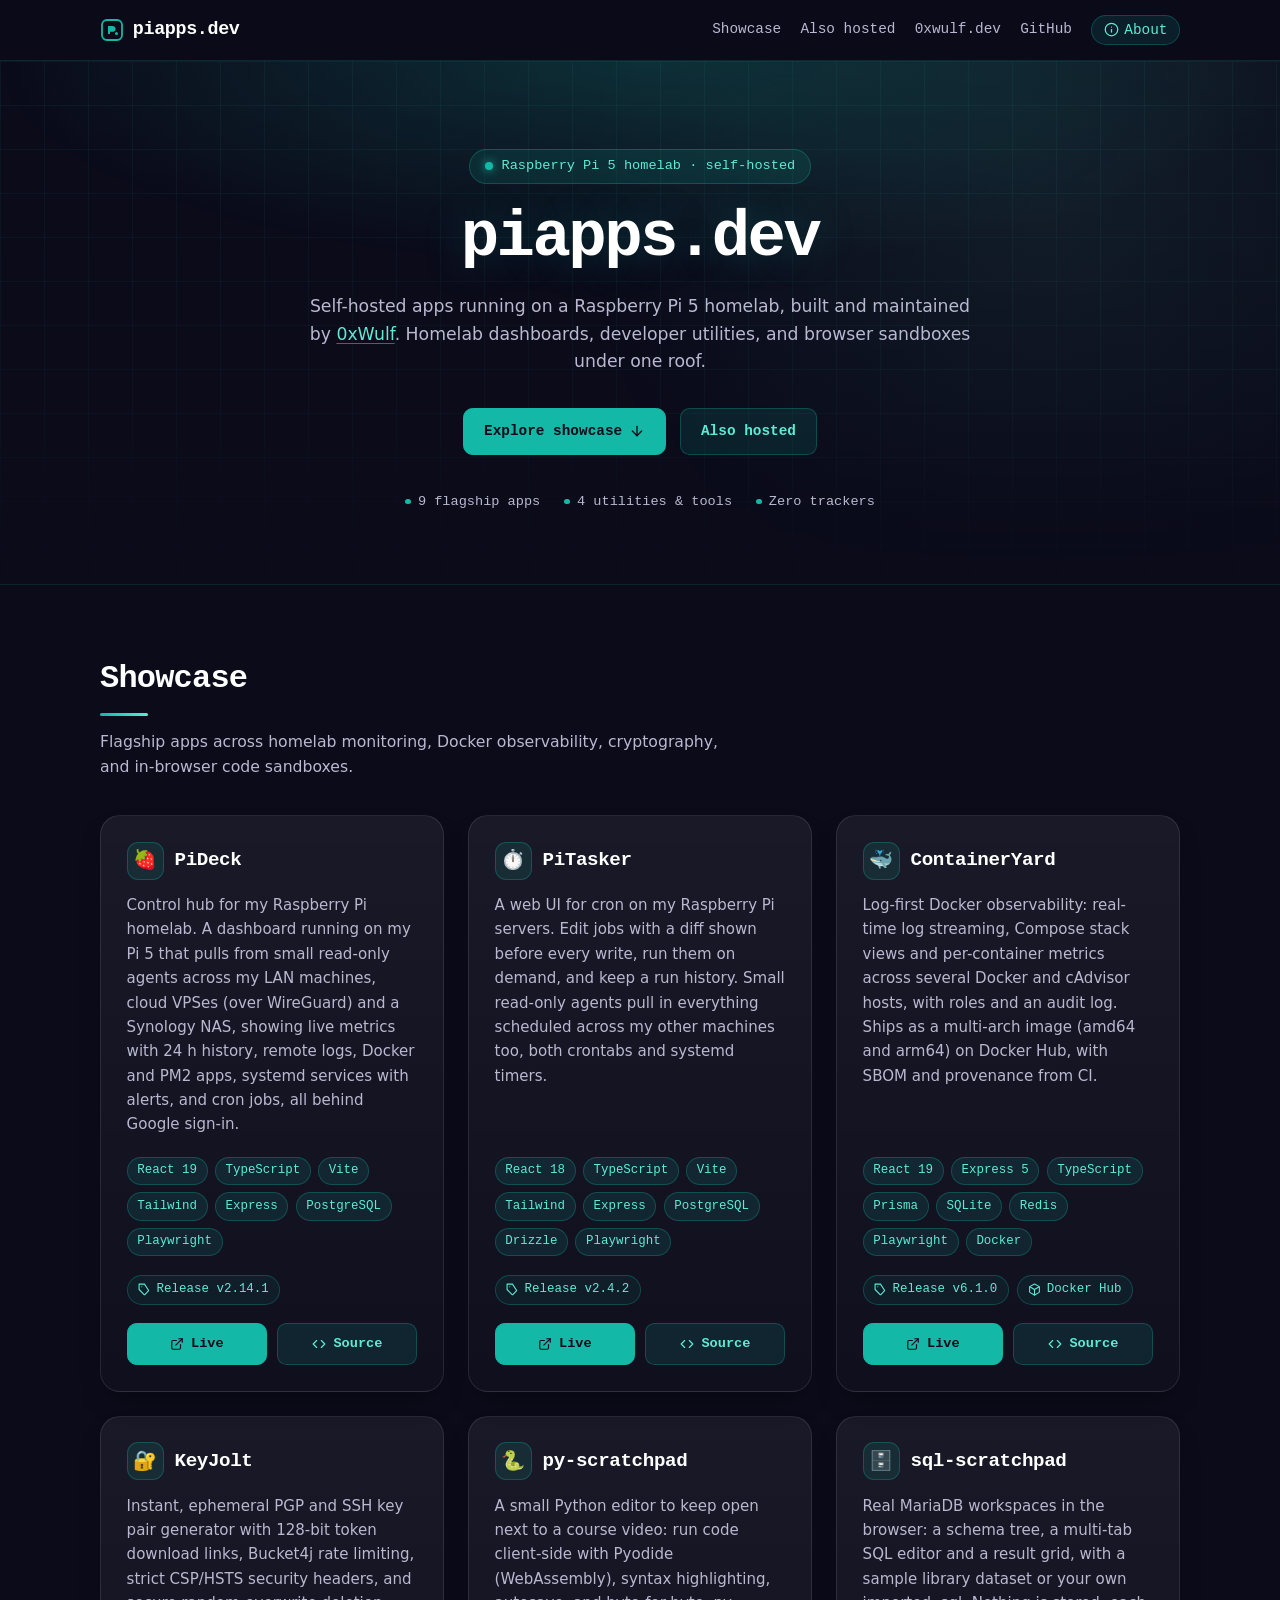
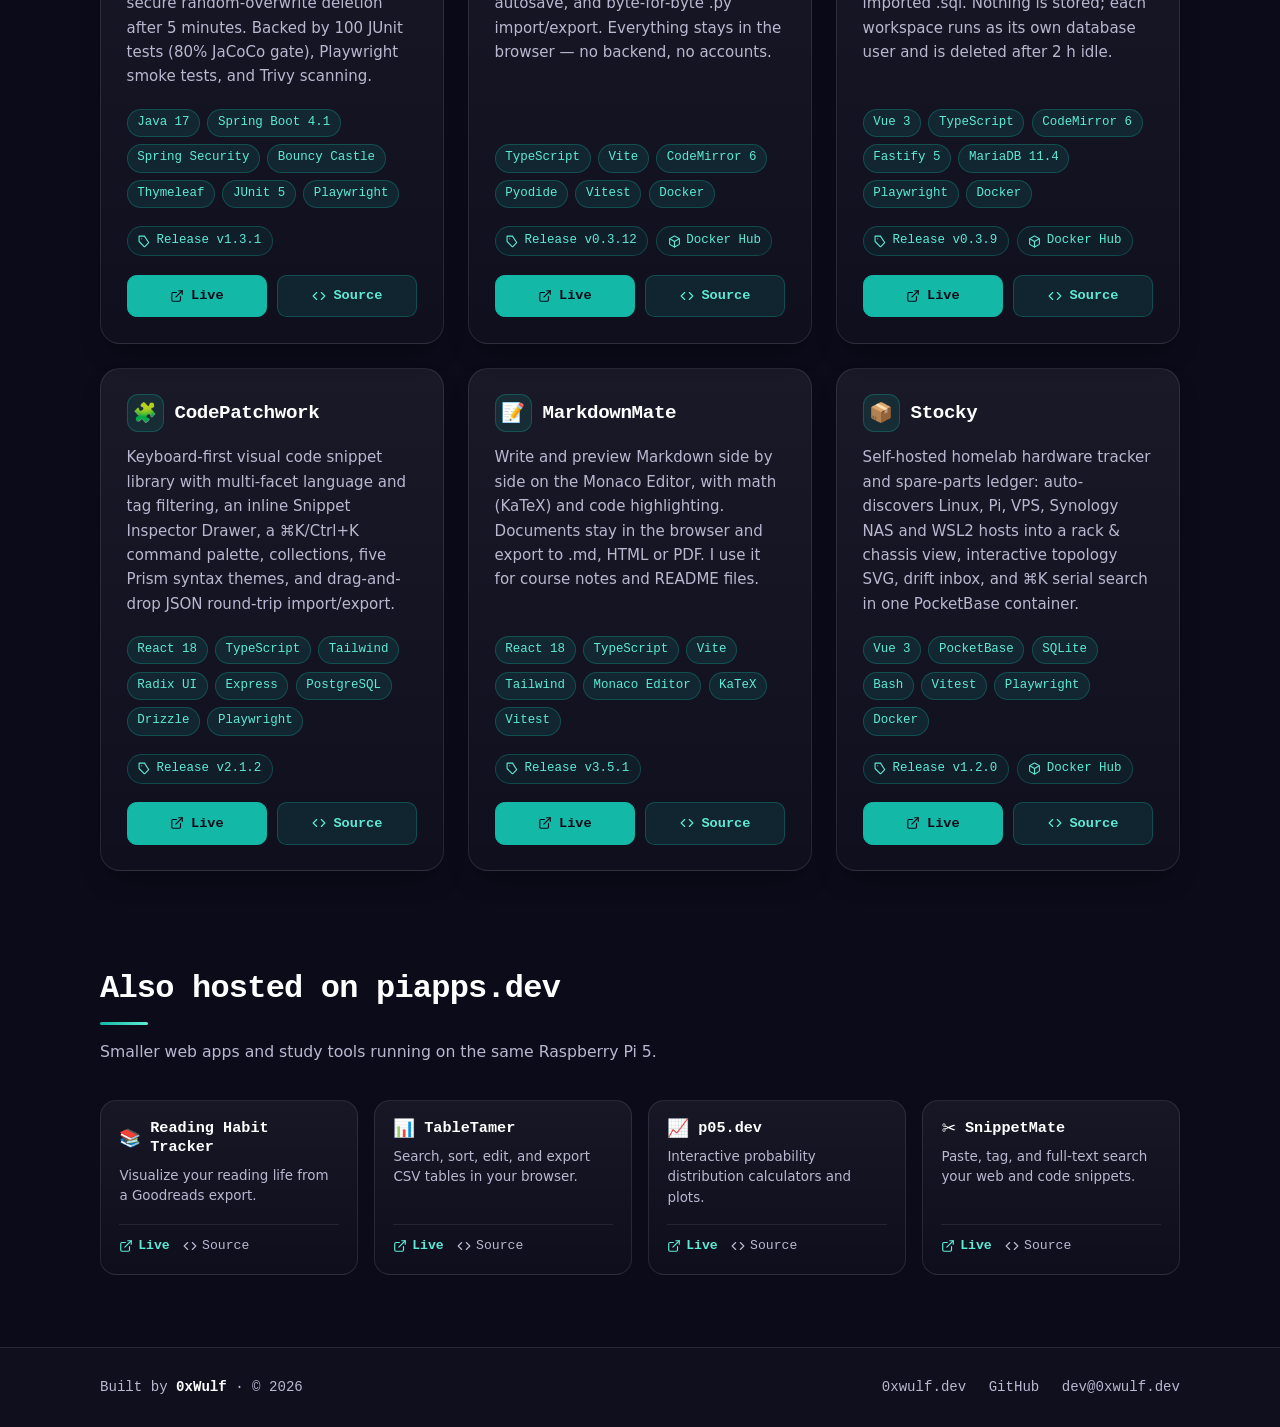
<file: index.html>
<!DOCTYPE html>
<html lang="en">
<head>
  <meta charset="UTF-8">
  <meta name="viewport" content="width=device-width, initial-scale=1.0">
  <title>piapps.dev — self-hosted apps by 0xWulf</title>
  <meta name="description" content="Self-hosted web apps running on a Raspberry Pi 5 homelab by 0xWulf: PiDeck, PiTasker, ContainerYard, KeyJolt, developer sandboxes, and utilities.">
  <link rel="canonical" href="https://piapps.dev/">
  <meta property="og:title" content="piapps.dev — self-hosted apps by 0xWulf">
  <meta property="og:description" content="Self-hosted web apps running on a Raspberry Pi 5 homelab by 0xWulf: homelab dashboards, developer tools, and interactive sandboxes.">
  <meta property="og:url" content="https://piapps.dev/">
  <meta property="og:type" content="website">
  <meta name="theme-color" content="#0B0B1A">
  <link rel="icon" type="image/svg+xml" href="data:image/svg+xml,%3Csvg xmlns='http://www.w3.org/2000/svg' viewBox='0 0 64 64'%3E%3Crect width='64' height='64' rx='14' fill='%230B0B1A'/%3E%3Crect x='3' y='3' width='58' height='58' rx='11' fill='none' stroke='%2314B8A6' stroke-width='3'/%3E%3Cpath d='M20 42V22h11c5.5 0 9 3.1 9 7.8S36.5 37.5 31 37.5h-5.2V42H20zm5.8-9.3h4.9c2.2 0 3.5-1.1 3.5-2.9s-1.3-2.9-3.5-2.9h-4.9v5.8z' fill='%235EEAD4'/%3E%3Ccircle cx='45' cy='40' r='3.5' fill='%2314B8A6'/%3E%3C/svg%3E">
  <link rel="stylesheet" href="/style.css?v=2">
</head>
<body id="top">
  <a class="skip-link" href="#main-content">Skip to content</a>

  <header class="site-header">
    <div class="navbar">
      <a class="nav-brand" href="#top">
        <svg class="brand-mark" width="24" height="24" viewBox="0 0 24 24" fill="none" aria-hidden="true" focusable="false">
          <rect x="2" y="2" width="20" height="20" rx="5" stroke="currentColor" stroke-width="1.8"></rect>
          <path d="M8 16V8h4.2c2.1 0 3.4 1.1 3.4 2.9s-1.3 2.9-3.4 2.9H10V16H8z" fill="currentColor"></path>
          <circle cx="16.5" cy="15.5" r="1.5" fill="currentColor"></circle>
        </svg>
        <span>piapps.dev</span>
      </a>
      <nav class="nav-menu" aria-label="Primary">
        <a class="nav-link" href="#showcase">Showcase</a>
        <a class="nav-link" href="#also-hosted">Also hosted</a>
        <a class="nav-link" href="https://0xwulf.dev" target="_blank" rel="noopener noreferrer">0xwulf.dev</a>
        <a class="nav-link" href="https://github.com/hexawulf" target="_blank" rel="noopener noreferrer">GitHub</a>
        <button type="button" id="about-open" class="nav-link nav-about-btn" aria-label="About piapps.dev">
          <svg width="15" height="15" viewBox="0 0 24 24" fill="none" stroke="currentColor" stroke-width="2" stroke-linecap="round" stroke-linejoin="round" aria-hidden="true" focusable="false">
            <circle cx="12" cy="12" r="10"></circle>
            <path d="M12 16v-4"></path>
            <path d="M12 8h.01"></path>
          </svg>
          <span>About</span>
        </button>
      </nav>
    </div>
  </header>

  <main id="main-content">
    <section class="hero" aria-labelledby="hero-title">
      <div class="hero-backdrop" aria-hidden="true"></div>
      <div class="container hero-inner">
        <p class="hero-kicker">
          <span class="kicker-dot" aria-hidden="true"></span>
          <span>Raspberry Pi 5 homelab &middot; self-hosted</span>
        </p>
        <h1 id="hero-title" class="hero-title">piapps.dev</h1>
        <p class="hero-lead">
          Self-hosted apps running on a Raspberry Pi 5 homelab, built and maintained by
          <a class="inline-link" href="https://0xwulf.dev" target="_blank" rel="noopener noreferrer">0xWulf</a>.
          Homelab dashboards, developer utilities, and browser sandboxes under one roof.
        </p>
        <div class="hero-actions">
          <a class="btn btn-primary" href="#showcase">
            <span>Explore showcase</span>
            <svg width="16" height="16" viewBox="0 0 24 24" fill="none" stroke="currentColor" stroke-width="2" stroke-linecap="round" stroke-linejoin="round" aria-hidden="true" focusable="false">
              <path d="M12 5v14"></path>
              <path d="m19 12-7 7-7-7"></path>
            </svg>
          </a>
          <a class="btn btn-secondary" href="#also-hosted">Also hosted</a>
        </div>
        <ul class="hero-meta" aria-label="Platform highlights">
          <li>9 flagship apps</li>
          <li>4 utilities &amp; tools</li>
          <li>Zero trackers</li>
        </ul>
      </div>
    </section>

    <section id="showcase" class="section" aria-labelledby="showcase-heading">
      <div class="container">
        <div class="section-header">
          <h2 id="showcase-heading" class="section-heading">Showcase</h2>
          <p class="section-subtitle">
            Flagship apps across homelab monitoring, Docker observability, cryptography, and in-browser code sandboxes.
          </p>
        </div>
        <div id="showcase-grid" class="showcase-grid" aria-live="polite">
          <noscript>
            <p class="noscript-note">
              JavaScript is disabled. Browse all repositories on
              <a class="inline-link" href="https://github.com/hexawulf" target="_blank" rel="noopener noreferrer">github.com/hexawulf</a>.
            </p>
          </noscript>
        </div>
      </div>
    </section>

    <section id="also-hosted" class="section section-compact" aria-labelledby="also-hosted-heading">
      <div class="container">
        <div class="section-header">
          <h2 id="also-hosted-heading" class="section-heading">Also hosted on piapps.dev</h2>
          <p class="section-subtitle">
            Smaller web apps and study tools running on the same Raspberry Pi 5.
          </p>
        </div>
        <div id="also-hosted-grid" class="also-hosted-grid" aria-live="polite"></div>
      </div>
    </section>
  </main>

  <footer class="site-footer">
    <div class="container footer-inner">
      <p class="footer-credit">
        Built by <strong>0xWulf</strong> &middot; &copy; <span id="copyright-year">2026</span>
      </p>
      <nav class="footer-links" aria-label="Footer">
        <a href="https://0xwulf.dev" target="_blank" rel="noopener noreferrer">0xwulf.dev</a>
        <a href="https://github.com/hexawulf" target="_blank" rel="noopener noreferrer">GitHub</a>
        <a href="mailto:dev@0xwulf.dev">dev@0xwulf.dev</a>
      </nav>
    </div>
  </footer>

  <dialog id="about-dialog" class="about-dialog" aria-labelledby="about-title">
    <div class="about-surface">
      <div class="about-header">
        <h2 id="about-title" class="about-heading">About piapps.dev</h2>
        <button type="button" id="about-close" class="about-close" aria-label="Close">
          <svg width="18" height="18" viewBox="0 0 24 24" fill="none" stroke="currentColor" stroke-width="2" stroke-linecap="round" stroke-linejoin="round" aria-hidden="true" focusable="false">
            <path d="M18 6 6 18"></path>
            <path d="m6 6 12 12"></path>
          </svg>
        </button>
      </div>
      <div class="about-body">
        <p class="about-intro">
          The landing page for self-hosted apps running on a Raspberry Pi 5 homelab. Built as a fast, lightweight index to showcase homelab dashboards, developer utilities, and browser sandboxes.
        </p>
        <dl class="about-list">
          <div class="about-row">
            <dt>Tech Stack</dt>
            <dd>HTML, CSS and vanilla JavaScript (no framework, no build); served by nginx on a Raspberry Pi 5; Cloudflare in front; strict Content-Security-Policy.</dd>
          </div>
          <div class="about-row">
            <dt>Developer</dt>
            <dd>Erling Wulf Weinreich (0xWulf) &middot; <a class="inline-link" href="mailto:dev@0xwulf.dev">dev@0xwulf.dev</a></dd>
          </div>
          <div class="about-row">
            <dt>Website</dt>
            <dd><a class="inline-link" href="https://0xwulf.dev" target="_blank" rel="noopener noreferrer">https://0xwulf.dev</a></dd>
          </div>
          <div class="about-row">
            <dt>GitHub Repo</dt>
            <dd><a class="inline-link" href="https://github.com/hexawulf/piapps.dev" target="_blank" rel="noopener noreferrer">https://github.com/hexawulf/piapps.dev</a></dd>
          </div>
          <div class="about-row">
            <dt>Version</dt>
            <dd>
              <a id="about-version-link" class="inline-link" href="https://github.com/hexawulf/piapps.dev/releases/tag/v1.1.0" target="_blank" rel="noopener noreferrer">v1.1.0</a>
              &middot; Release Date: <span id="about-release-date">November 2026</span>
            </dd>
          </div>
        </dl>
      </div>
    </div>
  </dialog>

  <script type="module" src="/script.js?v=3"></script>
</body>
</html>
</file>
<file: style.css>
/* piapps.dev — Teal Night-Owl theme (system fonts, zero external assets) */

:root {
  --bg: #0B0B1A;
  --bg-elevated: rgba(255, 255, 255, 0.04);
  --bg-card-top: rgba(255, 255, 255, 0.06);
  --bg-card-bottom: rgba(255, 255, 255, 0.02);
  --text-primary: #FFFFFF;
  --text-secondary: #B8B8D1;
  --accent: #14B8A6;
  --accent-hover: #5EEAD4;
  --accent-active: #0D9488;
  --accent-soft: rgba(20, 184, 166, 0.12);
  --accent-border: rgba(20, 184, 166, 0.28);
  --accent-border-strong: rgba(94, 234, 212, 0.55);
  --accent-glow: rgba(20, 184, 166, 0.22);
  --border-subtle: rgba(255, 255, 255, 0.1);
  --focus-ring: #5EEAD4;
  --container-max: 1120px;
  --font-mono: ui-monospace, SFMono-Regular, "SF Mono", Menlo, Monaco, Consolas, "Liberation Mono", "Courier New", monospace;
  --font-sans: system-ui, -apple-system, BlinkMacSystemFont, "Segoe UI", Roboto, "Helvetica Neue", Arial, sans-serif;
}

*,
*::before,
*::after {
  box-sizing: border-box;
}

html {
  scroll-behavior: smooth;
  background-color: var(--bg);
}

body {
  margin: 0;
  padding: 0;
  min-height: 100vh;
  display: flex;
  flex-direction: column;
  font-family: var(--font-sans);
  color: var(--text-primary);
  background-color: var(--bg);
  line-height: 1.6;
  overflow-x: clip;
  -webkit-font-smoothing: antialiased;
}

body.modal-open,
body:has(dialog.about-dialog[open]) {
  overflow: hidden;
}

main {
  flex: 1 0 auto;
}

.container {
  width: 100%;
  max-width: var(--container-max);
  margin: 0 auto;
  padding: 0 1.25rem;
}

/* Skip link */
.skip-link {
  position: absolute;
  left: -9999px;
  top: 0.75rem;
  z-index: 2000;
  padding: 0.65rem 1rem;
  border-radius: 0.5rem;
  background-color: var(--accent);
  color: var(--bg);
  font-family: var(--font-mono);
  font-weight: 700;
  font-size: 0.9rem;
  text-decoration: none;
}

.skip-link:focus {
  left: 0.75rem;
  outline: 3px solid var(--focus-ring);
  outline-offset: 2px;
}

/* Focus rings */
a:focus-visible,
button:focus-visible {
  outline: 2px solid var(--focus-ring);
  outline-offset: 3px;
  border-radius: 0.375rem;
}

/* Sticky Navbar */
.site-header {
  position: sticky;
  top: 0;
  z-index: 1000;
  background-color: rgba(11, 11, 26, 0.85);
  backdrop-filter: blur(12px);
  border-bottom: 1px solid rgba(20, 184, 166, 0.16);
}

.navbar {
  max-width: var(--container-max);
  margin: 0 auto;
  padding: 0.9rem 1.25rem;
  display: flex;
  flex-wrap: wrap;
  align-items: center;
  justify-content: space-between;
  gap: 0.75rem 1.25rem;
}

.nav-brand {
  display: inline-flex;
  align-items: center;
  gap: 0.55rem;
  font-family: var(--font-mono);
  font-size: 1.15rem;
  font-weight: 700;
  letter-spacing: -0.02em;
  color: var(--text-primary);
  text-decoration: none;
}

.brand-mark {
  color: var(--accent);
  flex-shrink: 0;
}

.nav-brand:hover .brand-mark {
  color: var(--accent-hover);
}

.nav-menu {
  display: flex;
  flex-wrap: wrap;
  align-items: center;
  gap: 0.35rem 1.2rem;
}

.nav-link {
  font-family: var(--font-mono);
  font-size: 0.9rem;
  color: var(--text-secondary);
  text-decoration: none;
  padding: 0.25rem 0;
  transition: color 0.2s ease;
}

.nav-link:hover {
  color: var(--accent-hover);
}

.nav-about-btn {
  display: inline-flex;
  align-items: center;
  gap: 0.35rem;
  background-color: var(--accent-soft);
  border: 1px solid var(--accent-border);
  border-radius: 9999px;
  padding: 0.28rem 0.72rem;
  color: var(--accent-hover);
  cursor: pointer;
  line-height: 1.3;
  transition: background-color 0.2s ease, border-color 0.2s ease, color 0.2s ease;
}

.nav-about-btn:hover {
  background-color: rgba(20, 184, 166, 0.22);
  border-color: var(--accent-hover);
  color: var(--text-primary);
}

/* Hero */
.hero {
  position: relative;
  overflow: hidden;
  padding: 5.5rem 0 4.5rem;
  border-bottom: 1px solid rgba(20, 184, 166, 0.14);
}

.hero-404 {
  padding: 6.5rem 0 6rem;
  border-bottom: none;
}

.hero-backdrop {
  position: absolute;
  inset: 0;
  z-index: 0;
  pointer-events: none;
  background-image:
    radial-gradient(ellipse 70% 55% at 50% 0%, rgba(20, 184, 166, 0.22), transparent 72%),
    radial-gradient(circle at 82% 28%, rgba(94, 234, 212, 0.1), transparent 42%),
    linear-gradient(to right, rgba(20, 184, 166, 0.08) 1px, transparent 1px),
    linear-gradient(to bottom, rgba(20, 184, 166, 0.08) 1px, transparent 1px);
  background-size: 100% 100%, 100% 100%, 44px 44px, 44px 44px;
  mask-image: linear-gradient(to bottom, rgba(0, 0, 0, 0.95) 0%, rgba(0, 0, 0, 0.6) 65%, transparent 100%);
  -webkit-mask-image: linear-gradient(to bottom, rgba(0, 0, 0, 0.95) 0%, rgba(0, 0, 0, 0.6) 65%, transparent 100%);
}

.hero-inner {
  position: relative;
  z-index: 1;
  text-align: center;
  display: flex;
  flex-direction: column;
  align-items: center;
}

.hero-kicker {
  display: inline-flex;
  align-items: center;
  gap: 0.55rem;
  margin: 0 0 1.25rem;
  padding: 0.35rem 0.9rem;
  border-radius: 9999px;
  background-color: var(--accent-soft);
  border: 1px solid var(--accent-border);
  font-family: var(--font-mono);
  font-size: 0.85rem;
  color: var(--accent-hover);
}

.kicker-dot {
  width: 0.5rem;
  height: 0.5rem;
  border-radius: 9999px;
  background-color: var(--accent);
  box-shadow: 0 0 10px var(--accent);
}

.hero-title {
  margin: 0;
  font-family: var(--font-mono);
  font-size: clamp(2.35rem, 6vw, 4rem);
  font-weight: 800;
  letter-spacing: -0.04em;
  line-height: 1.08;
  color: var(--text-primary);
  text-shadow: 0 0 40px rgba(20, 184, 166, 0.25);
}

.hero-lead {
  max-width: 62ch;
  margin: 1.25rem 0 0;
  font-size: 1.08rem;
  color: var(--text-secondary);
}

.inline-link {
  color: var(--accent-hover);
  text-decoration: underline;
  text-decoration-color: rgba(94, 234, 212, 0.45);
  text-underline-offset: 3px;
  transition: color 0.2s ease, text-decoration-color 0.2s ease;
}

.inline-link:hover {
  color: var(--text-primary);
  text-decoration-color: var(--accent-hover);
}

.hero-actions {
  margin-top: 2rem;
  display: flex;
  flex-wrap: wrap;
  justify-content: center;
  gap: 0.85rem;
}

.hero-meta {
  list-style: none;
  margin: 2.25rem 0 0;
  padding: 0;
  display: flex;
  flex-wrap: wrap;
  justify-content: center;
  gap: 0.5rem 1.5rem;
  font-family: var(--font-mono);
  font-size: 0.85rem;
  color: var(--text-secondary);
}

.hero-meta li {
  display: inline-flex;
  align-items: center;
  gap: 0.45rem;
}

.hero-meta li::before {
  content: "";
  width: 0.35rem;
  height: 0.35rem;
  border-radius: 9999px;
  background-color: var(--accent);
}

/* Sections */
.section {
  padding: 4.25rem 0;
  scroll-margin-top: 4.25rem;
}

.section-compact {
  padding-top: 1.5rem;
  padding-bottom: 4.5rem;
}

.section-header {
  margin-bottom: 2.25rem;
}

.section-heading {
  margin: 0;
  font-family: var(--font-mono);
  font-size: clamp(1.5rem, 3vw, 2rem);
  font-weight: 700;
  letter-spacing: -0.025em;
  display: inline-flex;
  flex-direction: column;
  gap: 0.5rem;
}

.section-heading::after {
  content: "";
  width: 3rem;
  height: 3px;
  border-radius: 9999px;
  background: linear-gradient(to right, var(--accent), var(--accent-hover));
}

.section-subtitle {
  margin: 0.85rem 0 0;
  max-width: 64ch;
  color: var(--text-secondary);
  font-size: 0.98rem;
}

/* Buttons */
.btn {
  display: inline-flex;
  align-items: center;
  justify-content: center;
  gap: 0.45rem;
  padding: 0.68rem 1.25rem;
  border-radius: 0.6rem;
  font-family: var(--font-mono);
  font-size: 0.9rem;
  font-weight: 600;
  text-decoration: none;
  border: 1px solid transparent;
  cursor: pointer;
  transition: transform 0.2s ease, background-color 0.2s ease, border-color 0.2s ease, box-shadow 0.2s ease, color 0.2s ease;
}

.btn-primary {
  background-color: var(--accent);
  color: var(--bg);
  border-color: var(--accent);
}

.btn-primary:hover {
  background-color: var(--accent-hover);
  border-color: var(--accent-hover);
  transform: translateY(-2px);
  box-shadow: 0 10px 24px -6px var(--accent-glow);
}

.btn-primary:active {
  background-color: var(--accent-active);
  border-color: var(--accent-active);
  transform: translateY(0);
}

.btn-secondary {
  background-color: var(--accent-soft);
  color: var(--accent-hover);
  border-color: var(--accent-border);
}

.btn-secondary:hover {
  background-color: rgba(20, 184, 166, 0.2);
  border-color: var(--accent-hover);
  color: var(--text-primary);
  transform: translateY(-2px);
}

.btn-secondary:active {
  background-color: rgba(13, 148, 136, 0.28);
  transform: translateY(0);
}

/* Showcase Grid */
.showcase-grid {
  display: grid;
  grid-template-columns: repeat(auto-fill, minmax(min(100%, 320px), 1fr));
  gap: 1.5rem;
}

.card {
  display: flex;
  flex-direction: column;
  height: 100%;
  padding: 1.6rem;
  border-radius: 1.25rem;
  background: linear-gradient(180deg, var(--bg-card-top) 0%, var(--bg-card-bottom) 100%);
  border: 1px solid var(--border-subtle);
  box-shadow: 0 14px 30px -12px rgba(0, 0, 0, 0.45);
  transition: transform 0.25s ease, border-color 0.25s ease, box-shadow 0.25s ease;
}

.card:hover {
  transform: translateY(-4px);
  border-color: var(--accent-border-strong);
  box-shadow: 0 22px 42px -14px rgba(0, 0, 0, 0.6), 0 0 24px var(--accent-glow);
}

.card-top {
  display: flex;
  align-items: flex-start;
  justify-content: space-between;
  gap: 0.75rem;
  margin-bottom: 0.85rem;
}

.card-title-wrap {
  display: flex;
  align-items: center;
  gap: 0.65rem;
  min-width: 0;
}

.card-icon {
  display: inline-flex;
  align-items: center;
  justify-content: center;
  width: 2.35rem;
  height: 2.35rem;
  border-radius: 0.7rem;
  background-color: var(--accent-soft);
  border: 1px solid var(--accent-border);
  font-size: 1.2rem;
  flex-shrink: 0;
}

.card-title {
  margin: 0;
  font-family: var(--font-mono);
  font-size: 1.2rem;
  font-weight: 700;
  letter-spacing: -0.02em;
  color: var(--text-primary);
  overflow-wrap: anywhere;
}

.card-description {
  margin: 0 0 1.25rem;
  color: var(--text-secondary);
  font-size: 0.94rem;
  line-height: 1.62;
  flex-grow: 1;
}

.tech-list {
  list-style: none;
  margin: 0 0 1.15rem;
  padding: 0;
  display: flex;
  flex-wrap: wrap;
  gap: 0.45rem;
}

.chip {
  padding: 0.2rem 0.6rem;
  border-radius: 9999px;
  font-family: var(--font-mono);
  font-size: 0.78rem;
  background-color: var(--accent-soft);
  color: var(--accent-hover);
  border: 1px solid var(--accent-border);
  white-space: nowrap;
}

.card-meta {
  display: flex;
  flex-wrap: wrap;
  gap: 0.5rem;
  margin-bottom: 1.15rem;
}

.meta-pill {
  display: inline-flex;
  align-items: center;
  gap: 0.35rem;
  padding: 0.25rem 0.65rem;
  border-radius: 9999px;
  font-family: var(--font-mono);
  font-size: 0.78rem;
  color: var(--accent-hover);
  background-color: rgba(20, 184, 166, 0.08);
  border: 1px solid var(--accent-border);
  text-decoration: none;
  transition: background-color 0.2s ease, border-color 0.2s ease, color 0.2s ease;
}

.meta-pill:hover {
  background-color: rgba(20, 184, 166, 0.22);
  border-color: var(--accent-hover);
  color: var(--text-primary);
}

.card-actions {
  display: flex;
  flex-wrap: wrap;
  gap: 0.65rem;
  margin-top: auto;
}

.card-actions .btn {
  flex: 1 1 7.5rem;
  padding: 0.58rem 0.9rem;
  font-size: 0.85rem;
}

/* Also Hosted Compact Row (4 cards) */
.also-hosted-grid {
  display: grid;
  grid-template-columns: repeat(4, minmax(0, 1fr));
  gap: 1rem;
}

.mini-card {
  display: flex;
  flex-direction: column;
  height: 100%;
  padding: 1.15rem;
  border-radius: 1rem;
  background: linear-gradient(180deg, rgba(255, 255, 255, 0.05) 0%, rgba(255, 255, 255, 0.015) 100%);
  border: 1px solid var(--border-subtle);
  transition: transform 0.22s ease, border-color 0.22s ease, box-shadow 0.22s ease;
}

.mini-card:hover {
  transform: translateY(-3px);
  border-color: var(--accent-border-strong);
  box-shadow: 0 14px 28px -12px rgba(0, 0, 0, 0.55), 0 0 18px var(--accent-glow);
}

.mini-card-head {
  display: flex;
  align-items: center;
  gap: 0.55rem;
  margin-bottom: 0.55rem;
}

.mini-icon {
  font-size: 1.1rem;
  line-height: 1;
  flex-shrink: 0;
}

.mini-title {
  margin: 0;
  font-family: var(--font-mono);
  font-size: 0.95rem;
  font-weight: 700;
  color: var(--text-primary);
  line-height: 1.25;
}

.mini-desc {
  margin: 0 0 1rem;
  font-size: 0.84rem;
  color: var(--text-secondary);
  line-height: 1.5;
  flex-grow: 1;
}

.mini-links {
  display: flex;
  flex-wrap: wrap;
  gap: 0.5rem 0.85rem;
  margin-top: auto;
  padding-top: 0.65rem;
  border-top: 1px solid rgba(255, 255, 255, 0.08);
  font-family: var(--font-mono);
  font-size: 0.82rem;
}

.mini-link {
  display: inline-flex;
  align-items: center;
  gap: 0.3rem;
  color: var(--accent-hover);
  text-decoration: none;
  font-weight: 600;
  transition: color 0.2s ease;
}

.mini-link:hover {
  color: var(--text-primary);
  text-decoration: underline;
  text-underline-offset: 3px;
}

.mini-link-muted {
  color: var(--text-secondary);
  font-weight: 500;
}

.mini-link-muted:hover {
  color: var(--accent-hover);
}

.noscript-note {
  grid-column: 1 / -1;
  padding: 1.25rem;
  border-radius: 0.75rem;
  border: 1px solid var(--accent-border);
  background-color: var(--accent-soft);
  color: var(--text-secondary);
}

/* About Dialog */
.about-dialog {
  padding: 0;
  width: min(calc(100vw - 2rem), 34rem);
  max-width: 100%;
  max-height: calc(100dvh - 2rem);
  border-radius: 1.25rem;
  border: 1px solid var(--accent-border-strong);
  background-color: var(--bg);
  color: var(--text-primary);
  box-shadow: 0 28px 60px -12px rgba(0, 0, 0, 0.75), 0 0 30px var(--accent-glow);
  overflow: hidden;
}

.about-dialog::backdrop {
  background-color: rgba(6, 7, 18, 0.78);
  backdrop-filter: blur(6px);
}

.about-dialog[open] {
  animation: dialog-in 0.18s ease-out;
}

@keyframes dialog-in {
  from {
    opacity: 0;
    transform: translateY(8px) scale(0.98);
  }

  to {
    opacity: 1;
    transform: translateY(0) scale(1);
  }
}

.about-surface {
  display: flex;
  flex-direction: column;
  max-height: calc(100dvh - 2rem);
  overflow-y: auto;
  background: linear-gradient(180deg, rgba(20, 184, 166, 0.09) 0%, rgba(255, 255, 255, 0.02) 38%, transparent 100%);
}

.about-header {
  display: flex;
  align-items: center;
  justify-content: space-between;
  gap: 1rem;
  padding: 1.15rem 1.4rem;
  border-bottom: 1px solid rgba(20, 184, 166, 0.2);
}

.about-heading {
  margin: 0;
  font-family: var(--font-mono);
  font-size: 1.15rem;
  font-weight: 700;
  letter-spacing: -0.02em;
  color: var(--text-primary);
}

.about-close {
  display: inline-flex;
  align-items: center;
  justify-content: center;
  width: 2.1rem;
  height: 2.1rem;
  padding: 0;
  border-radius: 0.6rem;
  background-color: rgba(255, 255, 255, 0.04);
  border: 1px solid var(--border-subtle);
  color: var(--text-secondary);
  cursor: pointer;
  flex-shrink: 0;
  transition: background-color 0.2s ease, border-color 0.2s ease, color 0.2s ease;
}

.about-close:hover {
  background-color: var(--accent-soft);
  border-color: var(--accent-hover);
  color: var(--text-primary);
}

.about-body {
  padding: 1.35rem 1.4rem 1.5rem;
}

.about-intro {
  margin: 0 0 1.25rem;
  font-size: 0.94rem;
  color: var(--text-secondary);
  line-height: 1.6;
}

.about-list {
  margin: 0;
  display: flex;
  flex-direction: column;
  gap: 0.9rem;
}

.about-row {
  display: grid;
  grid-template-columns: 7.5rem minmax(0, 1fr);
  gap: 0.35rem 1rem;
  padding-top: 0.85rem;
  border-top: 1px solid rgba(255, 255, 255, 0.08);
  font-size: 0.9rem;
}

.about-row dt {
  font-family: var(--font-mono);
  font-size: 0.82rem;
  font-weight: 600;
  color: var(--accent-hover);
}

.about-row dd {
  margin: 0;
  color: var(--text-secondary);
  overflow-wrap: anywhere;
}

/* Footer */
.site-footer {
  margin-top: auto;
  border-top: 1px solid var(--border-subtle);
  background-color: rgba(255, 255, 255, 0.015);
}

.footer-inner {
  padding-top: 1.75rem;
  padding-bottom: 1.75rem;
  display: flex;
  flex-wrap: wrap;
  align-items: center;
  justify-content: space-between;
  gap: 1rem;
}

.footer-credit {
  margin: 0;
  font-family: var(--font-mono);
  font-size: 0.88rem;
  color: var(--text-secondary);
}

.footer-credit strong {
  color: var(--text-primary);
}

.footer-links {
  display: flex;
  flex-wrap: wrap;
  gap: 0.5rem 1.4rem;
}

.footer-links a {
  font-family: var(--font-mono);
  font-size: 0.88rem;
  color: var(--text-secondary);
  text-decoration: none;
  transition: color 0.2s ease;
}

.footer-links a:hover {
  color: var(--accent-hover);
}

/* Responsive */
@media (max-width: 960px) {
  .also-hosted-grid {
    grid-template-columns: repeat(2, minmax(0, 1fr));
  }
}

@media (max-width: 720px) {
  .hero {
    padding: 4rem 0 3.25rem;
  }

  .section {
    padding: 3.25rem 0;
  }

  .footer-inner {
    flex-direction: column;
    align-items: flex-start;
  }
}

@media (max-width: 520px) {
  .about-row {
    grid-template-columns: 1fr;
    gap: 0.25rem;
  }

  .about-header,
  .about-body {
    padding-left: 1.1rem;
    padding-right: 1.1rem;
  }
}

@media (max-width: 480px) {
  .container,
  .navbar {
    padding-left: 1rem;
    padding-right: 1rem;
  }

  .nav-menu {
    gap: 0.4rem 0.75rem;
  }

  .nav-link {
    font-size: 0.82rem;
  }

  .nav-about-btn {
    padding: 0.24rem 0.6rem;
  }

  .card {
    padding: 1.25rem;
  }

  .also-hosted-grid {
    grid-template-columns: 1fr;
  }

  .hero-actions {
    width: 100%;
  }

  .hero-actions .btn {
    flex: 1 1 auto;
  }
}

/* Reduced motion */
@media (prefers-reduced-motion: reduce) {
  html {
    scroll-behavior: auto;
  }

  *,
  *::before,
  *::after {
    animation-duration: 0.01ms !important;
    animation-iteration-count: 1 !important;
    transition-duration: 0.01ms !important;
  }

  .card:hover,
  .mini-card:hover,
  .btn-primary:hover,
  .btn-secondary:hover {
    transform: none;
  }
}
</file>
